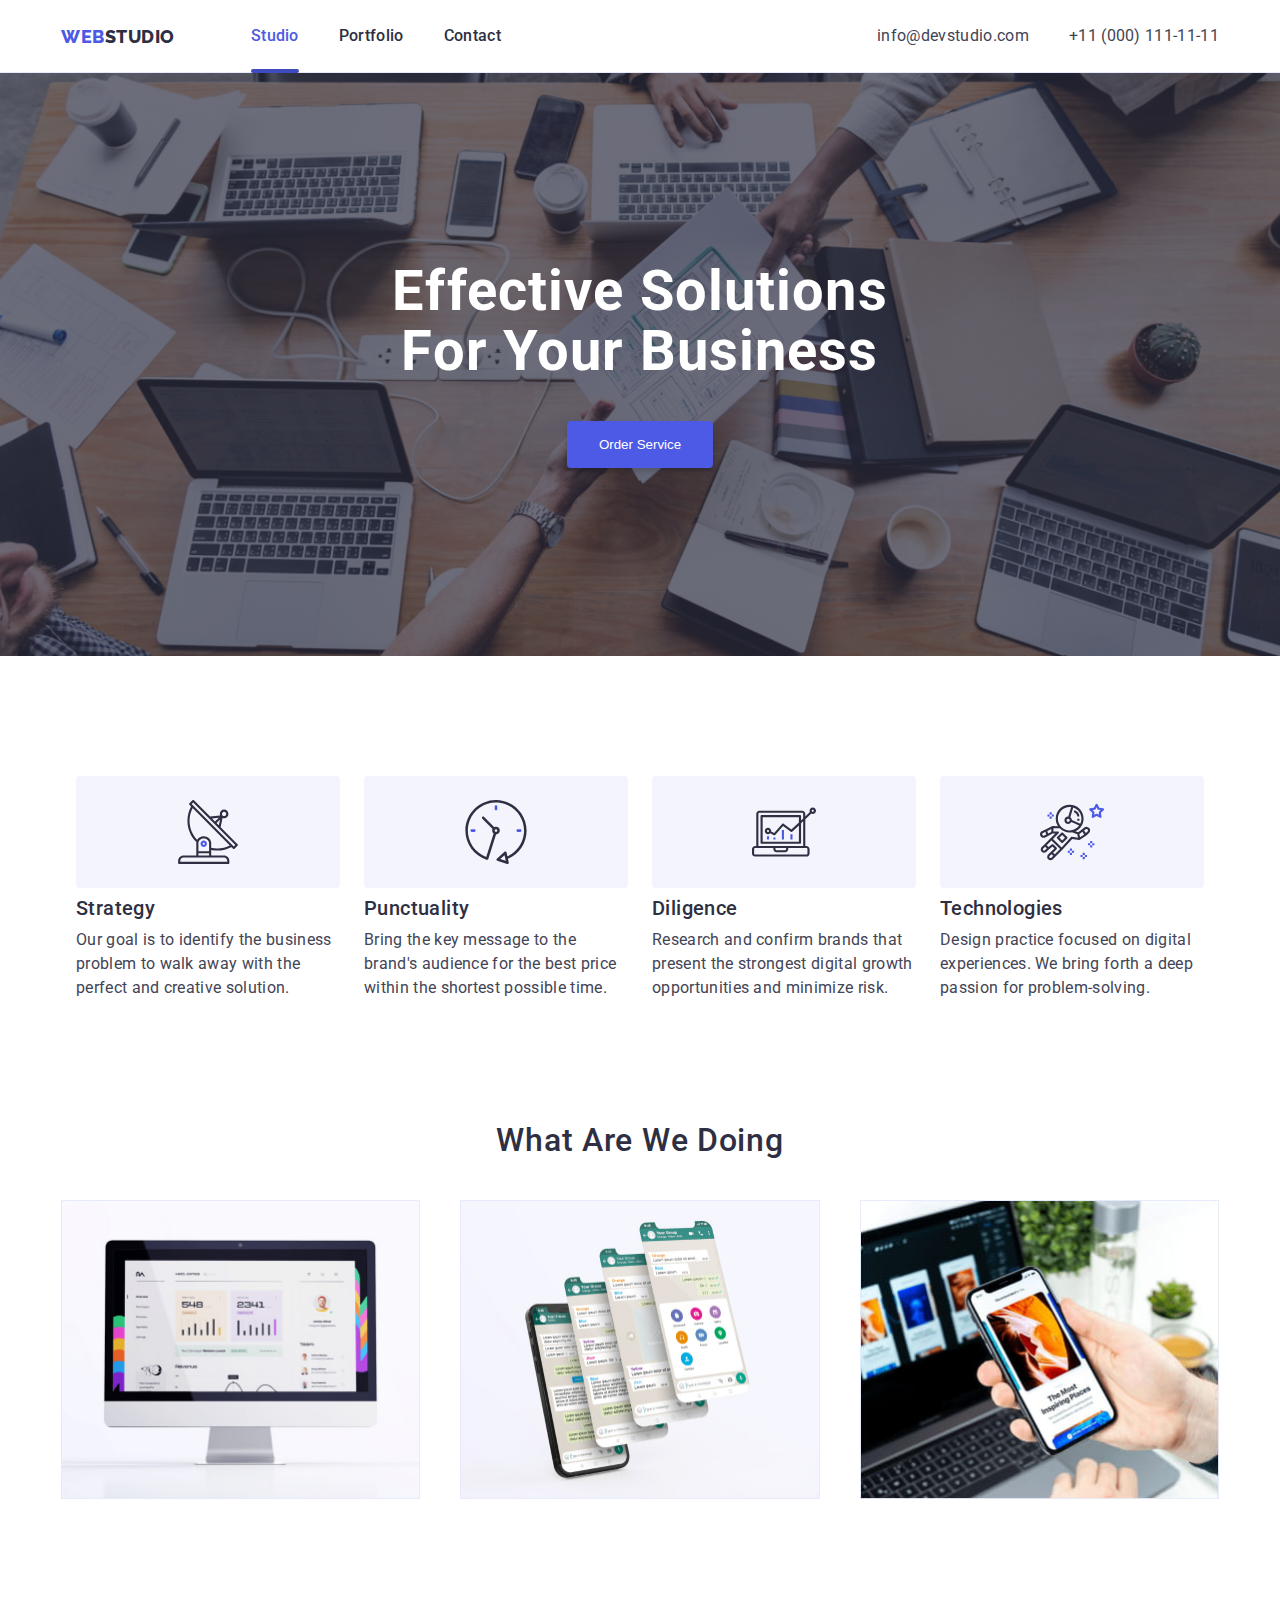
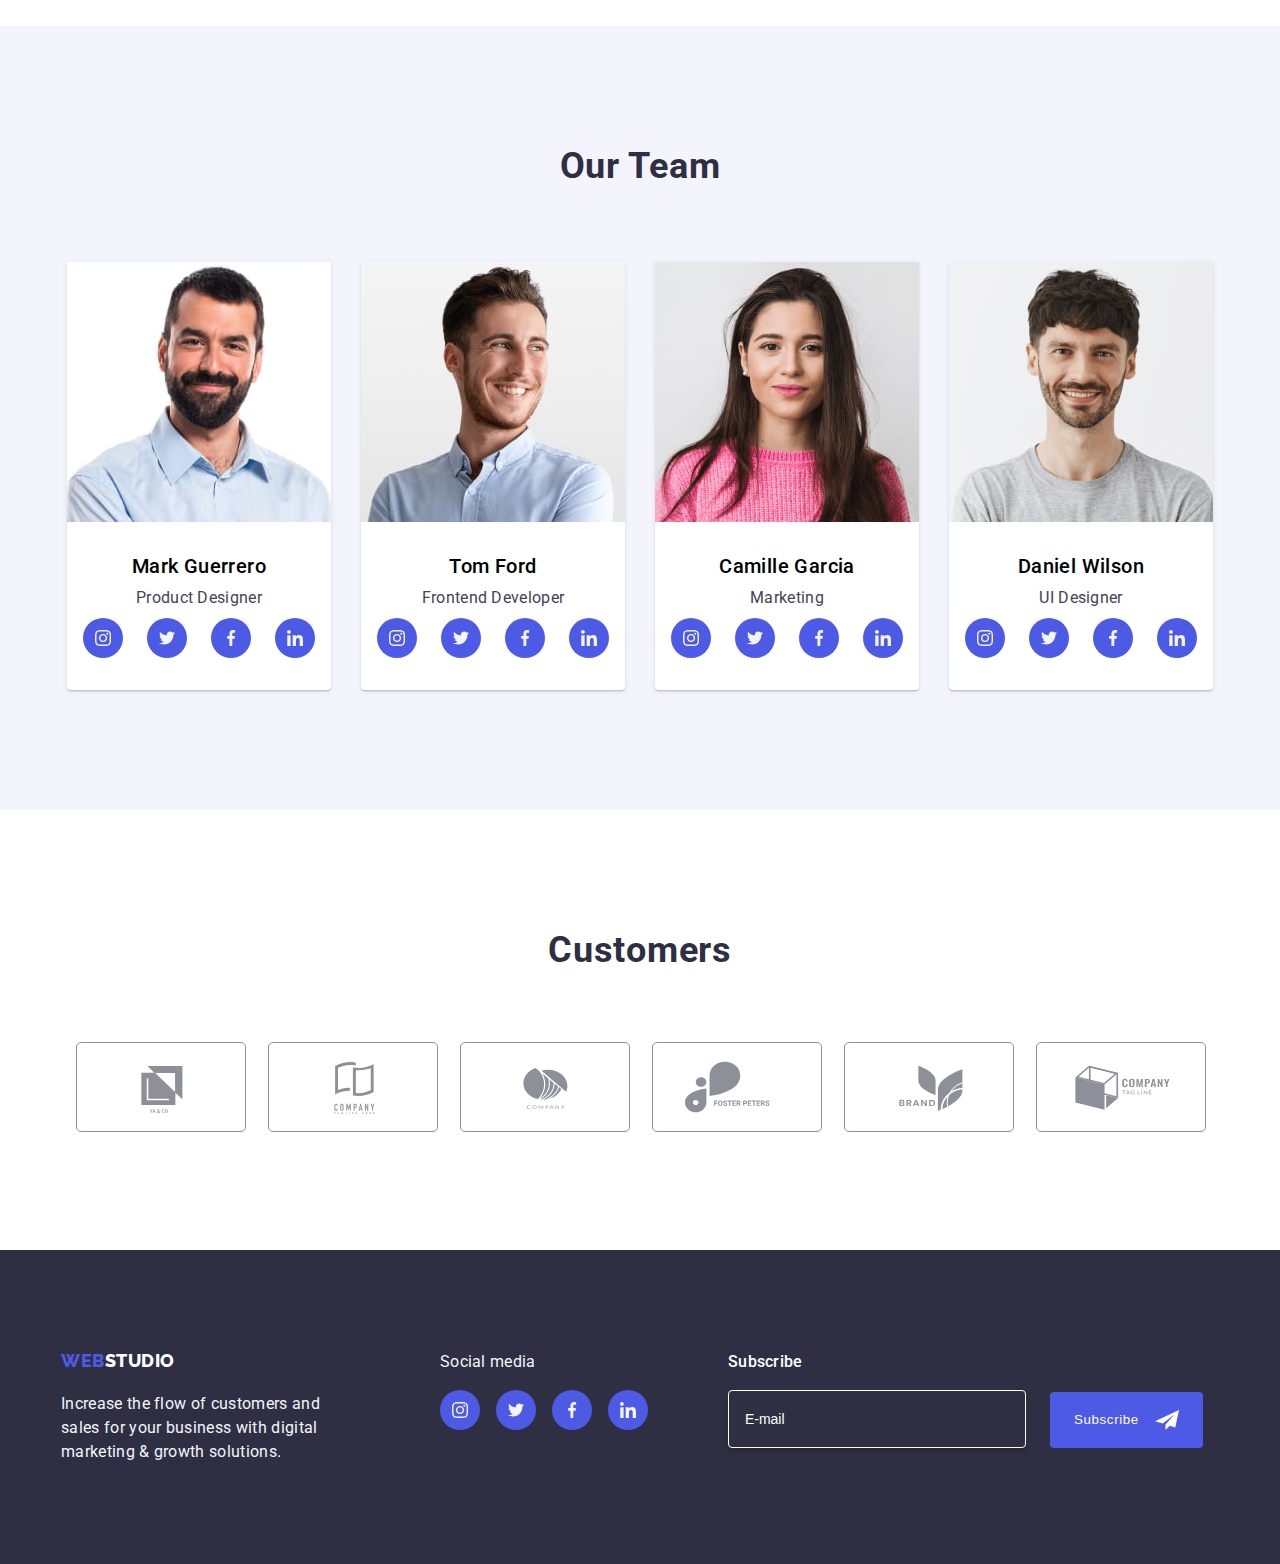
<file: index.html>
<!DOCTYPE html>
<html lang="en">

<head>
  <meta charset="UTF-8" />
  <meta name="viewport" content="width=device-width, initial-scale=1.0" />
  <title>WEBSTUDIO</title>
  <meta name="description" content="" />

  <link rel="stylesheet" href="css/styles.css" />
  <link href="https://fonts.googleapis.com/css2?family=Raleway:wght@800&family=Roboto:wght@400;500;700;900&display=swap"
    rel="stylesheet" />
  <link rel="stylesheet" href="https://cdnjs.cloudflare.com/ajax/libs/modern-normalize/2.0.0/modern-normalize.min.css"
    integrity="sha512-4xo8blKMVCiXpTaLzQSLSw3KFOVPWhm/TRtuPVc4WG6kUgjH6J03IBuG7JZPkcWMxJ5huwaBpOpnwYElP/m6wg=="
    crossorigin="anonymous" referrerpolicy="no-referrer" />
</head>

<body>
  <!-- Header Section -->

  <header class="header">
    <div class="container header-container">
      <nav class="main-header-nav">
        <!-- Nav bar -->
        <a href="/goit-markup-hw-05/index.html" class="nav-logo">
          <span class="logo-web">WEB</span>STUDIO
        </a>

        <ul class="main-header-menu">
          <li class="main-header-menu-item">
            <a class="main-header-menu-link active" href="/goit-markup-hw-05/index.html">Studio</a>
          </li>
          <li class="main-header-menu-item">
            <a class="main-header-menu-link" href="/goit-markup-hw-05/portfolio.html">Portfolio</a>
          </li>
          <li class="main-header-menu-item">
            <a class="main-header-menu-link" href="/goit-markup-hw-05/">Contact</a>
          </li>
        </ul>
      </nav>
      <address class="main-header-address">
        <a class="main-header-menu-tel-link" href="mailto:info@devstudio.com">info@devstudio.com</a>
        <a class="main-header-menu-num-link" href="tel:+110001111111">+11 (000) 111-11-11</a>
      </address>
    </div>
  </header>

  <!-- Main Section -->
  <main>
    <!-- HERO Section -->
    <section class="section hero">
      <div class="container">
        <h1 class="hero-title">Effective Solutions<br />for Your Business</h1>
        <button class="main-header-cta" type="button" data-modal-open>Order Service</button>
      </div>
    </section>

    <!-- Features -->
    <section class="section features">
      <div class="container">
        <h2 hidden>Features</h2>
        <ul class="features-list">
          <li class="features-list-item">
            <div class="features-svg-box">
              <svg class="features-icon">
                <use href="images/icons.svg#antenna"></use>
              </svg>
            </div>
            <h3 class="features-item-title">Strategy</h3>
            <p class="features-description">
              Our goal is to identify the business<br />problem to walk away
              with the<br />perfect and creative solution.
            </p>
          </li>
          <li class="features-list-item">
            <div class="features-svg-box">
              <svg class="features-icon">
                <use href="images/icons.svg#clock"></use>
              </svg>
            </div>
            <h3 class="features-item-title">Punctuality</h3>
            <p class="features-description">
              Bring the key message to the<br />brand's audience for the best
              price<br />within the shortest possible time.
            </p>
          </li>
          <li class="features-list-item">
            <div class="features-svg-box">
              <svg class="features-icon">
                <use href="images/icons.svg#diagram"></use>
              </svg>
            </div>
            <h3 class="features-item-title">Diligence</h3>
            <p class="features-description">
              Research and confirm brands that<br />present the strongest
              digital growth<br />opportunities and minimize risk.
            </p>
          </li>
          <li class="features-list-item">
            <div class="features-svg-box">
              <svg class="features-icon">
                <use href="images/icons.svg#astronaut"></use>
              </svg>
            </div>
            <h3 class="features-item-title">Technologies</h3>
            <p class="features-description">
              Design practice focused on digital<br />experiences. We bring
              forth a deep<br />passion for problem-solving.
            </p>
          </li>
        </ul>
      </div>
    </section>

    <!-- Services Section -->
    <section class="section services">
      <div class="container">
        <h2 class="services-title">What Are We Doing</h2>
        <ul class="services-list">
          <li class="services-list-item">
            <img class="services-item-image" src="images/wawd_img1.jpg"
              alt="A desktop computer with Bar charts on the screen" />
          </li>
          <li class="services-list-item">
            <img class="services-item-image" src="images/wawd_img2.jpg" alt="A 4 iPhone screenshots of an app mockup" />
          </li>
          <li class="services-list-item">
            <img class="services-item-image" src="images/wawd_img3.jpg"
              alt="A hand holding an iPhone with a laptop computer in the background" />
          </li>
        </ul>
      </div>
    </section>
  </main>
  <!-- Team Section -->
  <section class="section team">
    <div class="container">
      <h2 class="team-title">Our Team</h2>
      <ul class="team-list">
        <li class="team-list-item">
          <img class="team-item-image" src="images/ot-img1-mguererro.jpg" alt="A man with beard" />
          <div class="team-details">
            <h3 class="team-item-name">Mark Guerrero</h3>
            <p class="team-item-job">Product Designer</p>
            <ul class="team-social-icons">
              <li class="social-item">
                <a class="team-social-link" href="https://www.instagram.com/" target="_blank"
                  rel="noopener no-referrer">
                  <svg class="social-icon">
                    <use href="./images/icons.svg#instagram"></use>
                  </svg>
                </a>
              </li>
              <li class="social-item">
                <a class="team-social-link" href="https://www.twitter.com/" target="_blank" rel="noopener no-referrer">
                  <svg class="social-icon">
                    <use href="./images/icons.svg#twitter"></use>
                  </svg>
                </a>
              </li>
              <li class="social-item">
                <a class="team-social-link" href="https://www.facebook.com/" target="_blank" rel="noopener no-referrer">
                  <svg class="social-icon">
                    <use href="./images/icons.svg#facebook"></use>
                  </svg>
                </a>
              </li>
              <li class="social-item">
                <a class="team-social-link" href="https://www.linkedin.com/" target="_blank" rel="noopener no-referrer">
                  <svg class="social-icon">
                    <use href="./images/icons.svg#linkedin"></use>
                  </svg>
                </a>
              </li>
            </ul>
          </div>

        </li>
        <li class="team-list-item">
          <img class="team-item-image" src="images/ot-img2-tomford.jpg"
            alt="A man looks happy and inspired, he is looking at the left with a big smile" />
          <div class="team-details">
            <h3 class="team-item-name">Tom Ford</h3>
            <p class="team-item-job">Frontend Developer</p>
            <ul class="team-social-icons">
              <li class="social-item">
                <a class="team-social-link" href="https://www.instagram.com/" target="_blank"
                  rel="noopener no-referrer">
                  <svg class="social-icon">
                    <use href="./images/icons.svg#instagram"></use>
                  </svg>
                </a>
              </li>
              <li class="social-item">
                <a class="team-social-link" href="https://www.twitter.com/" target="_blank" rel="noopener no-referrer">
                  <svg class="social-icon">
                    <use href="./images/icons.svg#twitter"></use>
                  </svg>
                </a>
              </li>
              <li class="social-item">
                <a class="team-social-link" href="https://www.facebook.com/" target="_blank" rel="noopener no-referrer">
                  <svg class="social-icon">
                    <use href="./images/icons.svg#facebook"></use>
                  </svg>
                </a>
              </li>
              <li class="social-item">
                <a class="team-social-link" href="https://www.linkedin.com/" target="_blank" rel="noopener no-referrer">
                  <svg class="social-icon">
                    <use href="./images/icons.svg#linkedin"></use>
                  </svg>
                </a>
              </li>
            </ul>
          </div>
        </li>
        <li class="team-list-item">
          <img class="team-item-image" src="images/ot-img4-camillegarcia.jpg"
            alt="A lady in fuchsia pink clothes, long hair, and beautiful" />
          <div class="team-details">
            <h3 class="team-item-name">Camille Garcia</h3>
            <p class="team-item-job">Marketing</p>
            <ul class="team-social-icons">
              <li class="social-item">
                <a class="team-social-link" href="https://www.instagram.com/" target="_blank"
                  rel="noopener no-referrer">
                  <svg class="social-icon">
                    <use href="./images/icons.svg#instagram"></use>
                  </svg>
                </a>
              </li>
              <li class="social-item">
                <a class="team-social-link" href="https://www.twitter.com/" target="_blank" rel="noopener no-referrer">
                  <svg class="social-icon">
                    <use href="./images/icons.svg#twitter"></use>
                  </svg>
                </a>
              </li>
              <li class="social-item">
                <a class="team-social-link" href="https://www.facebook.com/" target="_blank" rel="noopener no-referrer">
                  <svg class="social-icon">
                    <use href="./images/icons.svg#facebook"></use>
                  </svg>
                </a>
              </li>
              <li class="social-item">
                <a class="team-social-link" href="https://www.linkedin.com/" target="_blank" rel="noopener no-referrer">
                  <svg class="social-icon">
                    <use href="./images/icons.svg#linkedin"></use>
                  </svg>
                </a>
              </li>
            </ul>
          </div>
        </li>
        <li class="team-list-item">
          <img class="team-item-image" src="images/ot-img3-danielwilson.jpg"
            alt="A man with a semi beard is smiling in front of the camera" />
          <div class="team-details">
            <h3 class="team-item-name">Daniel Wilson</h3>
            <p class="team-item-job">UI Designer</p>
            <ul class="team-social-icons">
              <li class="social-item">
                <a class="team-social-link" href="https://www.instagram.com/" target="_blank"
                  rel="noopener no-referrer">
                  <svg class="social-icon">
                    <use href="./images/icons.svg#instagram"></use>
                  </svg>
                </a>
              </li>
              <li class="social-item">
                <a class="team-social-link" href="https://www.twitter.com/" target="_blank" rel="noopener no-referrer">
                  <svg class="social-icon">
                    <use href="./images/icons.svg#twitter"></use>
                  </svg>
                </a>
              </li>
              <li class="social-item">
                <a class="team-social-link" href="https://www.facebook.com/" target="_blank" rel="noopener no-referrer">
                  <svg class="social-icon">
                    <use href="./images/icons.svg#facebook"></use>
                  </svg>
                </a>
              </li>
              <li class="social-item">
                <a class="team-social-link" href="https://www.linkedin.com/" target="_blank" rel="noopener no-referrer">
                  <svg class="social-icon">
                    <use href="./images/icons.svg#linkedin"></use>
                  </svg>
                </a>
              </li>
            </ul>
          </div>
        </li>
      </ul>
    </div>
  </section>
  <section class="section customers">
    <div class="customers-container">
      <h2 class="customers-title">Customers</h2>
      <ul class="customers-list">
        <li class="customers-item">
          <a class="customers-link" href>
            <svg class="customers-icon">
              <use href="images/icons.svg#customer-1"></use>
            </svg>
          </a>
        </li>
        <li class="customers-item">
          <a class="customers-link" href>
            <svg class="customers-icon">
              <use href="images/icons.svg#customer-2"></use>
            </svg>
          </a>
        </li>
        <li class="customers-item">
          <a class="customers-link" href>
            <svg class="customers-icon">
              <use href="images/icons.svg#customer-3"></use>
            </svg>
          </a>
        </li>
        <li class="customers-item">
          <a class="customers-link" href>
            <svg class="customers-icon">
              <use href="images/icons.svg#customer-4"></use>
            </svg>
          </a>
        </li>
        <li class="customers-item">
          <a class="customers-link" href>
            <svg class="customers-icon">
              <use href="images/icons.svg#customer-5"></use>
            </svg>
          </a>
        </li>
        <li class="customers-item">
          <a class="customers-link" href>
            <svg class="customers-icon">
              <use href="images/icons.svg#customer-6"></use>
            </svg>
          </a>
        </li>
      </ul>
    </div>
  </section>





  <!-- Footer section -->
  <footer class="main-footer-section">

    <div class="footer-container container">
      <div class="footer-logo-wrapper">
        <a href="/goit-markup-hw-01/" class="footer-logo">
          <span class="footerlogo-web">WEB</span><span class="footerlogo-studio">STUDIO</span>
        </a>
        <p class="footer-text">
          Increase the flow of customers and <br />sales for your business with
          digital <br />marketing & growth solutions.
        </p>
      </div>
      <div class="footer-social-wrapper">
        <p class="footer-social-text">Social media</p>
        <ul class="footer-social-list">
          <li class="footer-social-item">
            <a class="footer-social-link" href="https://www.instagram.com/" target="_blank" rel="noopener no-referrer">
              <svg class="footer-social-icon">
                <use href="./images/icons.svg#instagram"></use>
              </svg>
            </a>
          </li>
          <li class="footer-social-item">
            <a class="footer-social-link" href="https://www.twitter.com/" target="_blank" rel="noopener no-referrer">
              <svg class="footer-social-icon">
                <use href="./images/icons.svg#twitter"></use>
              </svg>
            </a>
          </li>
          <li class="footer-social-item">
            <a class="footer-social-link" href="https://www.facebook.com/" target="_blank" rel="noopener no-referrer">
              <svg class="footer-social-icon">
                <use href="./images/icons.svg#facebook"></use>
              </svg>
            </a>
          </li>
          <li class="footer-social-item">
            <a class="footer-social-link" href="https://www.linkedin.com/" target="_blank" rel="noopener no-referrer">
              <svg class="footer-social-icon">
                <use href="./images/icons.svg#linkedin"></use>
              </svg>
            </a>
          </li>
        </ul>
      </div>
      <div class="footer-container footer-form">
        <form name="subscribe_form" autocomplete="on" method="">
          <label class="footer-form_label">
            Subscribe
            <input type="email" name="email" placeholder="E-mail" class="footer-form-input" required="">
          </label>
          <button type="submit" class="footer-form-button">Subscribe
            <svg class="footer-form-svgsubscribe">
              <use href="./images/icons.svg#submit"></use>
            </svg>
          </button>
        </form>
      </div>
    </div>
  </footer>
  </div>

  <div class="backdrop is-hidden" data-modal>
    <div class="modal">
      <button type="button" class="modal-close" data-modal-close>
        <svg class="modal-close-icon" width="8" height="8">
          <use href="./images/icons.svg#close"></use>
        </svg>
      </button>
      <p class="form-header">Leave your contacts and we will call you back</p>
      <form name="signup_form" autocomplete="on" class="form-container list">
        <label class="form-label" for="full_name">
          <span class="label-text">Name</span>
          <input type="text" class="form-input" name="full_name" required>
          <svg class="form-input-icon">
            <use href="./images/icons.svg#person"></use>
          </svg>
        </label>
        <label class="form-label" for="phone_number">
          <span class="label-text">Phone</span>
          <input type="tel" class="form-input" name="phone_number" required>
          <svg class="form-input-icon">
            <use href="./images/icons.svg#phone"></use>
          </svg>
        </label>
        <label class="form-label" for="email_address">
          <span class="label-text">Email</span>
          <input type="mail" class="form-input" name="email_address" required>
          <svg class="form-input-icon">
            <use href="./images/icons.svg#email"></use>
          </svg>
        </label>
        <label for="comment_textarea" class="form-label-textarea">
          <span class="label-text">Comment</span>
          <textarea name="comment_textarea" class="form-textarea" placeholder="Text input" required></textarea>
        </label>
        <label class="modal-form-agreement">
          <input class="modal-form-checkbox visually-hidden" type="checkbox" value="agree" name="agreement" required="">
          <svg class="modal-checkbox-icon" width="16" height="16">
            <use href="./images/icons.svg#check-mark"></use>
          </svg>
          <span class="modal-form-agreement-text">
            I accept the terms and conditions of the <a href="#" class="form-agreement-link">Privacy Policy</a>
          </span>
        </label>
        <div class="form-button-container">
          <button type="submit" class="submit-button">Send</button>
        </div>
      </form>
    </div>
  </div>
  </div>
  <script src="./js/modal.js"></script>
</body>

</html>
</file>
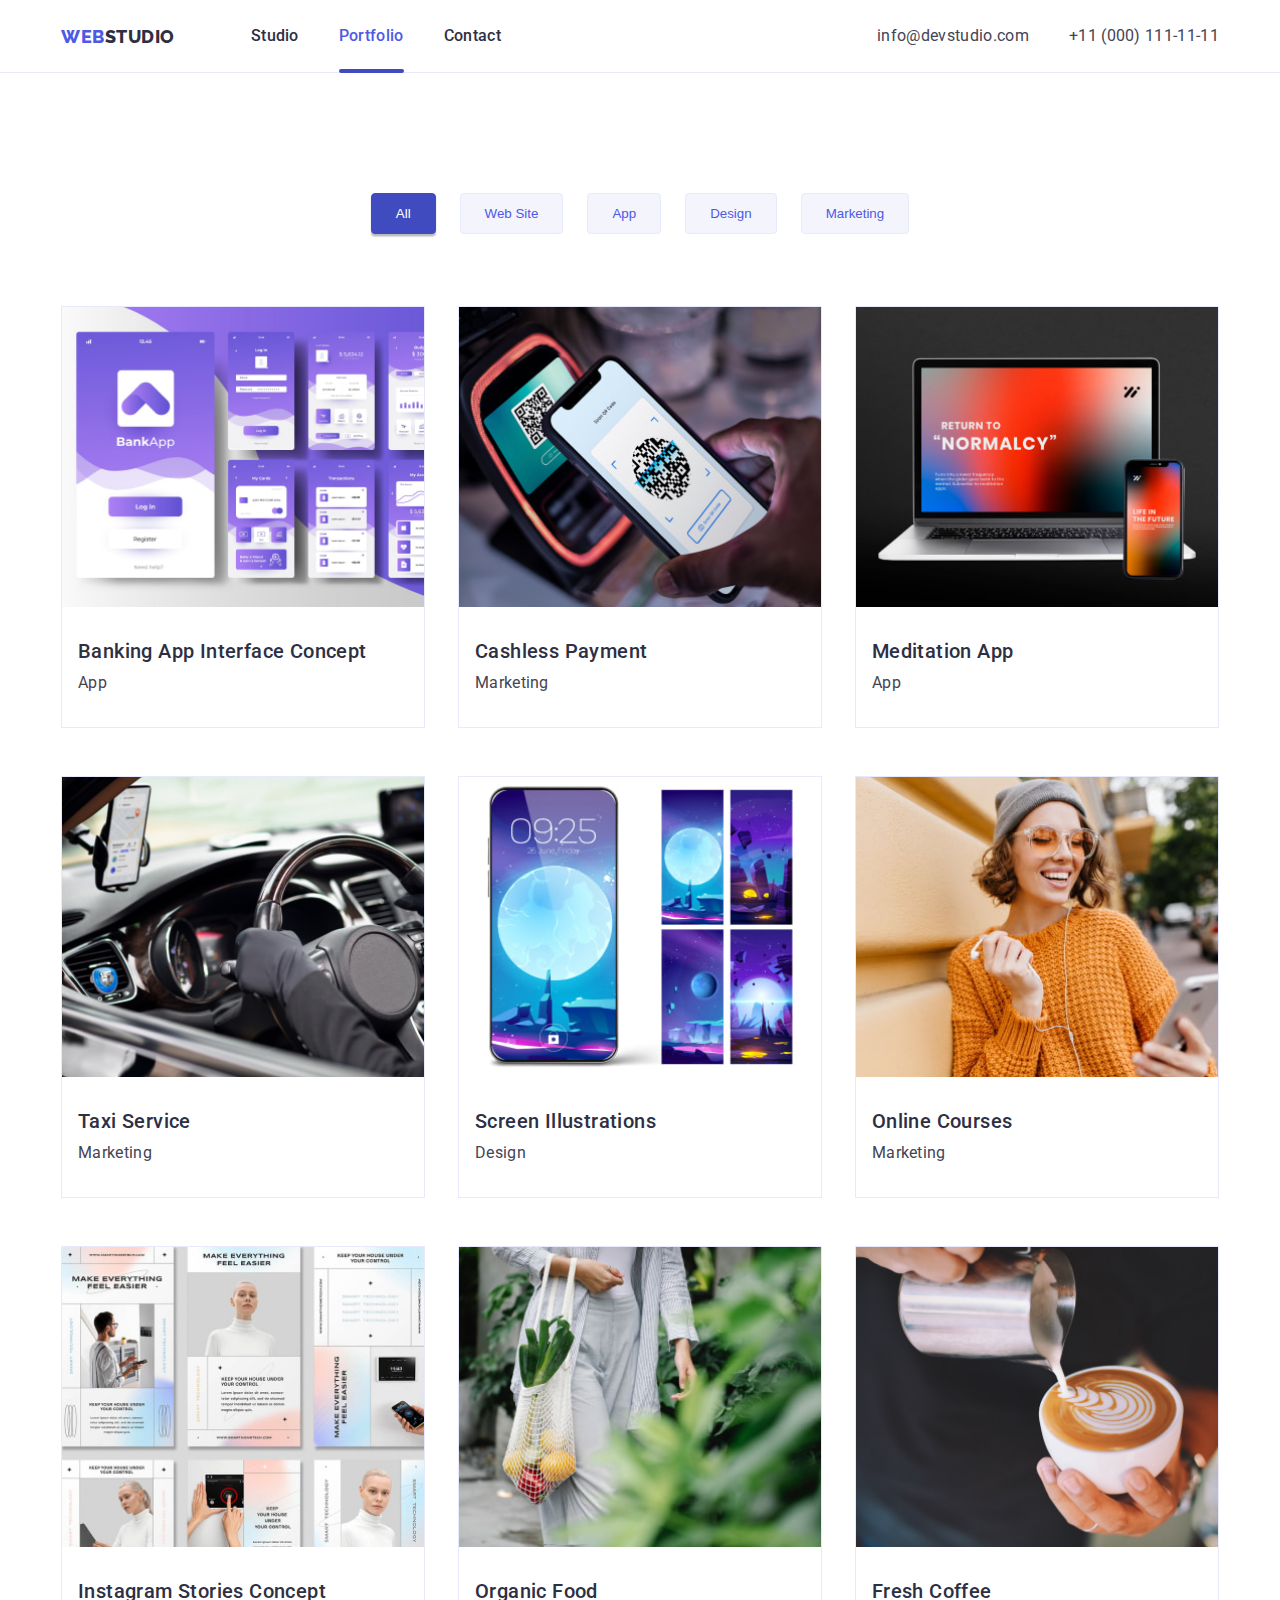
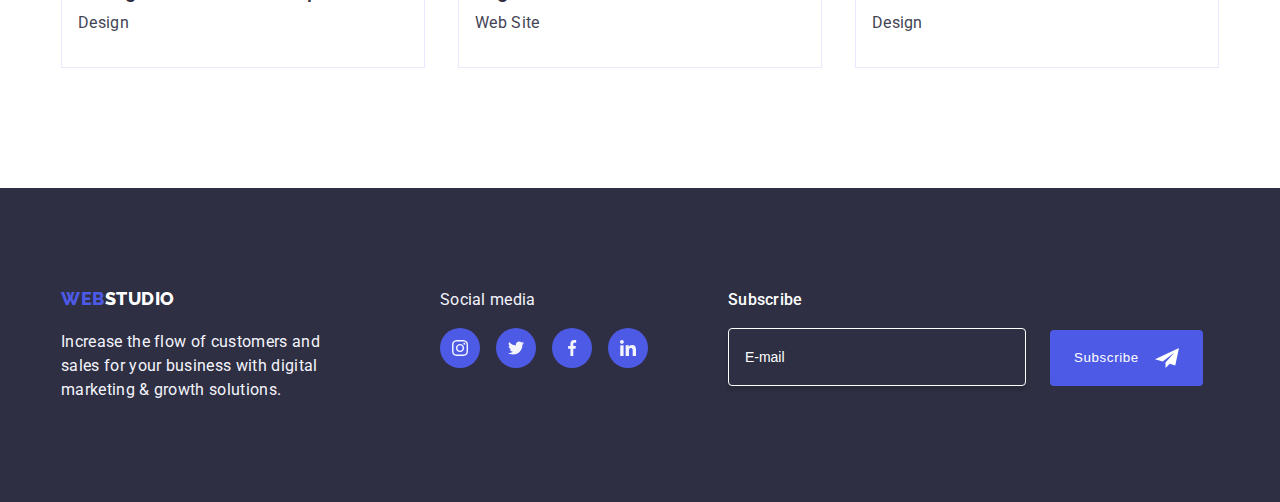
<file: portfolio.html>
<!DOCTYPE html>
<html lang="en">

<head>
  <meta charset="UTF-8" />
  <meta name="viewport" content="width=device-width, initial-scale=1.0" />
  <title>WEBSTUDIO</title>
  <meta name="description" content="" />

  <link rel="stylesheet" href="css/styles.css" />
  <link href="https://fonts.googleapis.com/css2?family=Raleway:wght@800&family=Roboto:wght@400;500;700;900&display=swap"
    rel="stylesheet" />
  <link rel="stylesheet" href="https://cdnjs.cloudflare.com/ajax/libs/modern-normalize/2.0.0/modern-normalize.min.css"
    integrity="sha512-4xo8blKMVCiXpTaLzQSLSw3KFOVPWhm/TRtuPVc4WG6kUgjH6J03IBuG7JZPkcWMxJ5huwaBpOpnwYElP/m6wg=="
    crossorigin="anonymous" referrerpolicy="no-referrer" />
</head>

<body>
  <!-- Header Section -->
  <header class="header">
    <div class="container header-container">
      <nav class="main-header-nav">
        <!-- Nav bar -->
        <a href="/goit-markup-hw-05/index.html" class="nav-logo">
          <span class="logo-web">WEB</span>STUDIO
        </a>

        <ul class="main-header-menu">
          <li class="main-header-menu-item">
            <a class="main-header-menu-link" href="/goit-markup-hw-05/index.html">Studio</a>
          </li>
          <li class="main-header-menu-item">
            <a class="main-header-menu-link active" href="/goit-markup-hw-05/portfolio.html">Portfolio</a>
          </li>
          <li class="main-header-menu-item">
            <a class="main-header-menu-link" href="/goit-markup-hw-05/">Contact</a>
          </li>
        </ul>
      </nav>
      <address class="main-header-address">
        <a class="main-header-menu-tel-link" href="mailto:info@devstudio.com">info@devstudio.com</a>
        <a class="main-header-menu-num-link" href="tel:+110001111111">+11 (000) 111-11-11</a>
      </address>
    </div>
  </header>
  <main class="porfolio-main">
    <section class="portfolio">
      <div class="container">
        <h2 class="portfolio-title" hidden>Our Services and Products</h2>
        <ul class="filter-list">
          <li class="filter-list-item">
            <button id="all" class="portfolio-filter-button active" type="button">
              All
            </button>
          </li>
          <li class="filter-list-item">
            <button id="website" class="portfolio-filter-button" type="button">
              Web Site
            </button>
          </li>
          <li>
            <button id="app" class="portfolio-filter-button" type="button">
              App
            </button>
          </li>
          <li class="filter-list-item">
            <button id="design" class="portfolio-filter-button" type="button">
              Design
            </button>
          </li>
          <li class="filter-list-item">
            <button id="marketing" class="portfolio-filter-button" type="button">
              Marketing
            </button>
          </li>
        </ul>

        <ul class="portfolio-list">
          <li class="portfolio-list-item">
            <figure class="porfolio-figure">
              <img src="images/banking-app-ui.jpg" alt="Bank App UI mockups with purple color family" />
              <figcaption>
                14 Stylish and User-Friendly App Design Concepts · Task Manager App · Calorie Tracker App · Exotic Fruit
                Ecommerce App ·
                Cloud Storage App
              </figcaption>
            </figure>
            <div class="porfolio-list-details">
              <h3 class="portfolio-name">Banking App Interface Concept</h3>
              <p class="portfolio-type" data-category="App">App</p>
            </div>
          </li>
          <li class="portfolio-list-item">
            <figure class="porfolio-figure">
              <img class="portfolio-item-image" src="images/cashless-payment.jpg"
                alt="a phone scanning QR code to make a transaction" />
              <figcaption>
                14 Stylish and User-Friendly App Design Concepts · Task Manager App · Calorie Tracker App · Exotic Fruit
                Ecommerce App ·
                Cloud Storage App
              </figcaption>
            </figure>

            <div class="porfolio-list-details">
              <h3 class="portfolio-name">Cashless Payment</h3>
              <p class="portfolio-type" data-category="Marketing">Marketing</p>
            </div>
          </li>
          <li class="portfolio-list-item">
            <figure class="porfolio-figure">
              <img class="portfolio-item-image" src="images/meditation-app.jpg"
                alt="Laptop and Phone Screen mockup with 'return to normalcy' text on it" />
              <figcaption>
                14 Stylish and User-Friendly App Design Concepts · Task Manager App · Calorie Tracker App · Exotic Fruit
                Ecommerce App ·
                Cloud Storage App
              </figcaption>
            </figure>

            <div class="porfolio-list-details">
              <h3 class="portfolio-name">Meditation App</h3>
              <p class="portfolio-type" data-category="App">App</p>
            </div>
          </li>
          <li class="portfolio-list-item">
            <figure class="porfolio-figure">
              <img class="portfolio-item-image" src="images/taxi-service.jpg"
                alt="Car's turning wheel with a phone holder hanging on the leftside frontview of the driver" />
              <figcaption>
                14 Stylish and User-Friendly App Design Concepts · Task Manager App · Calorie Tracker App · Exotic Fruit
                Ecommerce App ·
                Cloud Storage App
              </figcaption>
            </figure>

            <div class="porfolio-list-details">
              <h3 class="portfolio-name">Taxi Service</h3>
              <p class="portfolio-type" data-category="Marketing">Marketing</p>
            </div>
          </li>
          <li class="portfolio-list-item">
            <figure class="porfolio-figure">
              <img class="portfolio-item-image" src="images/screen-illustrations.jpg"
                alt="Moon light design graphics on a phone screen mockups" />
              <figcaption>
                14 Stylish and User-Friendly App Design Concepts · Task Manager App · Calorie Tracker App · Exotic Fruit
                Ecommerce App · Cloud Storage App
              </figcaption>
            </figure>

            <div class="porfolio-list-details">
              <h3 class="portfolio-name">Screen Illustrations</h3>
              <p class="portfolio-type" data-category="Design">Design</p>
            </div>
          </li>
          <li class="portfolio-list-item">
            <figure class="porfolio-figure">
              <img class="portfolio-item-image" src="images/online-courses.jpg"
                alt="A happy woman wearing her clear eyeglasses, gray bonnet and orange knitted clothes holding her phone and right pair of her wired earphones" />
              <figcaption>
                14 Stylish and User-Friendly App Design Concepts · Task Manager App · Calorie Tracker App · Exotic Fruit
                Ecommerce App · Cloud Storage App
              </figcaption>
            </figure>


            <div class="porfolio-list-details">
              <h3 class="portfolio-name">Online Courses</h3>
              <p class="portfolio-type" data-category="Marketing">Marketing</p>
            </div>
          </li>
          <li class="portfolio-list-item">
            <figure class="porfolio-figure">
              <img class="portfolio-item-image" src="images/insta-stories-concept.jpg"
                alt="A website design for social media content" />
              <figcaption>
                14 Stylish and User-Friendly App Design Concepts · Task Manager App · Calorie Tracker App · Exotic Fruit
                Ecommerce App · Cloud Storage App
              </figcaption>
            </figure>
            <div class="porfolio-list-details">
              <h3 class="portfolio-name">Instagram Stories Concept</h3>
              <p class="portfolio-type" data-category="Design">Design</p>
            </div>
          </li>
          <li class="portfolio-list-item">
            <figure class="porfolio-figure">
              <img class="portfolio-item-image" src="images/organic-food.jpg"
                alt="Woman carrying fruits and Green leafy vegtables on a plastic bag" />
              <figcaption>
                14 Stylish and User-Friendly App Design Concepts · Task Manager App · Calorie Tracker App · Exotic Fruit
                Ecommerce App · Cloud Storage App
              </figcaption>
            </figure>

            <div class="porfolio-list-details">
              <h3 class="portfolio-name">Organic Food</h3>
              <p class="portfolio-type" data-category="Web Site">Web Site</p>
            </div>
          </li>
          <li class="portfolio-list-item">
            <figure class="porfolio-figure">
              <img class="portfolio-item-image" src="images/fresh-coffee.jpg"
                alt="Barista pouring frothed milk to a Cup and making a Tulip Latte Art" />
              <figcaption>
                14 Stylish and User-Friendly App Design Concepts · Task Manager App · Calorie Tracker App · Exotic Fruit
                Ecommerce App · Cloud Storage App
              </figcaption>
            </figure>

            <div class="porfolio-list-details">
              <h3 class="portfolio-name">Fresh Coffee</h3>
              <p class="portfolio-type" data-category="Design">Design</p>
            </div>
          </li>
        </ul>
      </div>
    </section>
  </main>
  <!-- Footer section -->
  <footer class="main-footer-section">

    <div class="footer-container container">
      <div class="footer-logo-wrapper">
        <a href="/goit-markup-hw-01/" class="footer-logo">
          <span class="footerlogo-web">WEB</span><span class="footerlogo-studio">STUDIO</span>
        </a>
        <p class="footer-text">
          Increase the flow of customers and <br />sales for your business with
          digital <br />marketing & growth solutions.
        </p>
      </div>
      <div class="footer-social-wrapper">
        <p class="footer-social-text">Social media</p>
        <ul class="footer-social-list">
          <li class="footer-social-item">
            <a class="footer-social-link" href="https://www.instagram.com/" target="_blank" rel="noopener no-referrer">
              <svg class="footer-social-icon">
                <use href="./images/icons.svg#instagram"></use>
              </svg>
            </a>
          </li>
          <li class="footer-social-item">
            <a class="footer-social-link" href="https://www.twitter.com/" target="_blank" rel="noopener no-referrer">
              <svg class="footer-social-icon">
                <use href="./images/icons.svg#twitter"></use>
              </svg>
            </a>
          </li>
          <li class="footer-social-item">
            <a class="footer-social-link" href="https://www.facebook.com/" target="_blank" rel="noopener no-referrer">
              <svg class="footer-social-icon">
                <use href="./images/icons.svg#facebook"></use>
              </svg>
            </a>
          </li>
          <li class="footer-social-item">
            <a class="footer-social-link" href="https://www.linkedin.com/" target="_blank" rel="noopener no-referrer">
              <svg class="footer-social-icon">
                <use href="./images/icons.svg#linkedin"></use>
              </svg>
            </a>
          </li>
        </ul>
      </div>
      <div class="footer-container footer-form">
        <form name="subscribe_form" autocomplete="on" method="">
          <label class="footer-form_label">
            Subscribe
            <input type="email" name="email" placeholder="E-mail" class="footer-form-input" required="">
          </label>
          <button type="submit" class="footer-form-button">Subscribe
            <svg class="footer-form-svgsubscribe">
              <use href="./images/icons.svg#submit"></use>
            </svg>
          </button>
        </form>
      </div>
    </div>
  </footer>
  </div>

  <div class="backdrop is-hidden" data-modal>
    <div class="modal">
      <button type="button" class="modal-close" data-modal-close>
        <svg class="modal-close-icon" width="8" height="8">
          <use href="./images/icons.svg#close"></use>
        </svg>
      </button>
      <p class="form-header">Leave your contacts and we will call you back</p>
      <form name="signup_form" autocomplete="on" class="form-container list">
        <label class="form-label" for="full_name">
          <span class="label-text">Name</span>
          <input type="text" class="form-input" name="full_name" required>
          <svg class="form-input-icon">
            <use href="./images/icons.svg#person"></use>
          </svg>
        </label>
        <label class="form-label" for="phone_number">
          <span class="label-text">Phone</span>
          <input type="tel" class="form-input" name="phone_number" required>
          <svg class="form-input-icon">
            <use href="./images/icons.svg#phone"></use>
          </svg>
        </label>
        <label class="form-label" for="email_address">
          <span class="label-text">Email</span>
          <input type="mail" class="form-input" name="email_address" required>
          <svg class="form-input-icon">
            <use href="./images/icons.svg#email"></use>
          </svg>
        </label>
        <label for="comment_textarea" class="form-label-textarea">
          <span class="label-text">Comment</span>
          <textarea name="comment_textarea" class="form-textarea" placeholder="Text input" required></textarea>
        </label>
        <label class="modal-form-agreement">
          <input class="modal-form-checkbox visually-hidden" type="checkbox" value="agree" name="agreement" required="">
          <svg class="modal-checkbox-icon" width="16" height="16">
            <use href="./images/icons.svg#check-mark"></use>
          </svg>
          <span class="modal-form-agreement-text">
            I accept the terms and conditions of the <a href="#" class="form-agreement-link">Privacy Policy</a>
          </span>
        </label>
        <div class="form-button-container">
          <button type="submit" class="submit-button">Send</button>
        </div>
      </form>
    </div>
  </div>
  </div>
  <script src="./js/modal.js"></script>
</body>

</html>
</file>
<file: css/styles.css>
* {
  margin: 0;
  padding: 0;
}

* {
  box-sizing: inherit;
}

@font-face {
  font-family: "Raleway";
  font-weight: 400px;
  src: url("/fonts/Raleway-Bold.ttf");
}

:root {
  --color-iris: #4d5ae5;
  --color-ocean: #404bbf;
  --color-navyblue: #2e2f42;
  --color-navyblue-modal: #2E2F4266;
  --color-dairy: #fcfcfc;
  --color-white: #fff;
  --color-cloud: #f4f4fd;
  --color-slate: #434455;
  --color-lightslate: #8e8f99;
  --color-cornflower: #e7e9fc;
  --color-green: #31D0AA;
}

body {
  font-family: 'Roboto';
  font-size: 16px;
  font-style: normal;
  font-weight: 400;
  line-height: 24px;
  letter-spacing: 0.32px;
}

ul {
  list-style-type: none;
  margin: 0;
  padding: 0;
}

p {
  font-size: 16px;

}

li {
  text-align: inherit;

}

.list {
  list-style: none;
  padding: 0;
  margin: 0;
}

a {
  text-decoration: none;
}

h1,
h2,
h3,
h4,
h5,
h6 {
  text-transform: capitalize;
  margin: 0;
  padding: 0;
}

.visually-hidden {
  position: absolute;
  width: 1px;
  height: 1px;
  margin: -1px;
  border: 0;
  padding: 0;
  white-space: nowrap;
  clip-path: inset(100%);
  clip: rect(0 0 0 0);
  overflow: hidden;
}

h1 {
  font-size: 64px;
  font-style: normal;
  font-weight: 500;
  line-height: 24px;
  letter-spacing: 0.64px;
}

h2 {
  font-size: 36px;
  font-style: normal;
  font-weight: 700;
  line-height: 40px;
  letter-spacing: 0.72px;
}

h3 {
  font-size: 20px;
  font-style: normal;
  font-weight: 500;
  line-height: 24px;
  letter-spacing: 0.4px;

}

p {
  margin: 0;
  padding: 0;
}

figure {
  margin: 0px;

}

img {
  width: 100%;
  height: auto;
}

button {
  border: none;
  cursor: pointer;
  outline: none;
}

section {
  padding: 120px 0;

}

main {
  display: block;
  width: 100%;
}

.container {
  width: 1158px;
  margin: 0 auto;
  padding: 0 15px;
}

/* HEADER */
.header {
  border-bottom: 1px solid var(--color-cornflower);
  padding: 24px 0;
}

.header-container {
  display: flex;
  justify-content: space-between;

}

.main-header-nav {
  display: flex;
  align-items: center;
  gap: 76px;
}

.main-header-menu {
  display: flex;
  gap: 40px;
}

.main-header-address {
  display: flex;
  gap: 40px;
}


.main-header-menu,
.main-header-menu-contact,
.features-section-list,
.image_tiles,
.services-category-filter,
.services-image-tiles {
  color: var(--color-navyblue);
}

/* Navigation Bar Section */
.main-header-menu-item {
  position: relative;
}

.main-header-menu-item:hover .main-header-menu-link::after {
  width: 100%;
}

.main-header-menu-item:hover .main-header-menu-link {
  color: var(--color-ocean);
}

.main-header-menu-link::after {
  content: '';
  height: 4px;
  width: 0;
  background-color: var(--color-ocean);
  border-radius: 2px;
  position: absolute;
  left: 0;
  bottom: -25px;
  transition: width 250ms cubic-bezier(0.4, 0, 0.2, 1),
    background-color 250ms cubic-bezier(0.4, 0, 0.2, 1),
    border 250ms cubic-bezier(0.4, 0, 0.2, 1);

}

.main-header-menu-link.active::after {
  content: '';
  height: 4px;
  width: 100%;
  color: var(--color-ocean);
  border-radius: 2px;
  position: absolute;
  left: 0;
  bottom: -25px;
}

.main-header-menu-link.active {
  color: var(--color-iris);
  text-decoration: none;
  font-size: 16px;
  font-style: normal;
  font-weight: 500;
  line-height: 24px;
  letter-spacing: 0.32px;

}

.main-header-menu-link {
  color: var(--color-navyblue);
  font-size: 16px;
  font-style: normal;
  font-weight: 500;
  line-height: 24px;
  letter-spacing: 0.32px;
}

.main-header-menu-tel-link,
.main-header-menu-num-link {
  color: var(--color-slate);
  text-decoration: none;
  font-size: 16px;
  font-style: normal;
  font-weight: 400px;
  line-height: 24px;
  letter-spacing: 0.32px;
}

.main-header-menu-link:hover,
.main-header-menu-tel-link:hover,
.main-header-menu-num-link:hover {
  color: var(--color-ocean);
  transition: color 250ms cubic-bezier(0.4, 0, 0.2, 1);
}

/* Logo Section */
.nav-logo,
.footer-logo {
  font-family: "Raleway";
  color: var(--color-navyblue);
  font-size: 18px;
  font-style: normal;
  font-weight: 800;
  line-height: 21px;
  letter-spacing: 0.54px;
  text-transform: uppercase;

}



/* Hero Section */

.hero {
  background-image: linear-gradient(to right,
      rgba(46, 47, 66, 0.7),
      rgba(46, 47, 66, 0.7)),
    url(../images/hero-background.jpg);
  background-repeat: no-repeat;
  background-position: center;
  background-size: cover;
  text-align: center;
  display: flex;
  align-items: center;
  justify-content: center;
  padding: 188px 0;
}

.hero-title {
  color: var(--color-white);
  text-align: center;
  font-size: 56px;
  font-style: normal;
  font-weight: 700;
  line-height: 60px;
  letter-spacing: 1.12px;
  margin-bottom: 40px;

}


/* Call to Action Button */
.main-header-cta {
  padding: 16px 32px;
  align-items: flex-start;
  color: var(--color-white);
  background-color: var(--color-iris);
  font-weight: 500;
  border-radius: 4px;
  box-shadow: 0px 4px 4px 0px rgba(0, 0, 0, 0.15);
  transition: background-color 250ms cubic-bezier(0.4, 0, 0.2, 1);
}

.main-header-cta:hover {
  border-radius: 4px;
  background: var(--color-ocean);
  box-shadow: 0px 4px 4px 0px rgba(0, 0, 0, 0.15);
}


/* Form Content */
.form-header {
  color: var(--color-navyblue);
  text-align: center;
  font-weight: 500;
  margin-bottom: 34px;
}

.form-container {
  display: flex;
  align-items: flex-start;
  flex-direction: column;
  border-radius: 4px;
}



.form-label {
  position: relative;
  margin-bottom: 30px;
  font-size: 12px;
  line-height: 1.166;
  letter-spacing: 0.01em;
  color: var(--color-lightslate);
}

.label-text {
  position: absolute;
  top: -20px;
}

.form-input {
  display: block;
  width: 360px;
  height: 40px;
  padding-top: 11px;
  padding-bottom: 11px;
  padding-left: 38px;
  flex-shrink: 0;
  outline: none;
  font-size: 14px;
  fill: currentColor;
  border-radius: 4px;
  border: 1px solid var(--color-navyblue-modal);
  transition-property: border;
  transition-duration: 250ms;
  transition-timing-function: cubic-bezier(0.4, 0, 0.2, 1);
}

.form-label-textarea {
  position: relative;
  margin-bottom: 16px;
  font-size: 12px;
  line-height: 1.166;
  letter-spacing: 0.01em;
  color: var(--color-lightslate);
}

.form-textarea {
  width: 360px;
  height: 120px;
  flex-shrink: 0;
  padding-top: 8px;
  padding-left: 16px;
  border-radius: 4px;
  font-style: normal;
  font-size: 12px;
  font-weight: 400;
  border: 1px solid var(--color-navyblue-modal, rgba(46, 47, 66, 0.40));
  resize: none;
  transition-property: border;
  transition-duration: 250ms;
  transition-timing-function: cubic-bezier(0.4, 0, 0.2, 1);
  outline: none;
}

.form-textarea::placeholder {
  color: var(--color-navyblue-modal, rgba(46, 47, 66, 0.40));
  font-size: 12px;
  font-weight: 400;
  line-height: 14px;
  letter-spacing: 0.48px;
}

.form-input-icon {
  position: absolute;
  transform: translateY(-50%);
  top: 50%;
  left: 16px;
  width: 18px;
  height: 24px;
  fill: var(--color-navyblue);
  transition-property: fill;
  transition-duration: 250ms;
  transition-timing-function: cubic-bezier(0.4, 0, 0.2, 1);
}

.modal-form-agreement {
  display: flex;
  align-items: center;
  justify-content: center;
  margin-bottom: 24px;
  cursor: pointer;
}

.modal-checkbox-icon {
  fill: none;
  border: 1px solid var(--color-navyblue-modal, rgba(46, 47, 66, 0.4));
  border-radius: 2px;
  margin-right: 8px;
  transition: background-color 250ms cubic-bezier(0.4, 0, 0.2, 1), border-color 250ms cubic-bezier(0.4, 0, 0.2, 1), fill 250ms cubic-bezier(0.4, 0, 0.2, 1);
}

.modal-form-checkbox:checked+.modal-checkbox-icon {
  background-color: var(--ocean, #404bbf);
  border-color: var(--ocean, #404bbf);
  fill: var(--color-white);
}

.modal-form-agreement-text {
  color: var(--color-lightslate, #8e8f99);
  font-size: 12px;
  font-weight: 400;
  line-height: 14px;
  letter-spacing: 0.48px;
}

.form-agreement-link {
  color: var(--color-ocean, #404bbf);
  text-decoration: underline;
}


.form-input:focus+.form-input-icon,
.form-input:hover+.form-input-icon {
  fill: var(--color-iris);

}

.form-input:focus,
.form-input:hover,
.form-textarea:hover,
.form-textarea:focus {
  border: 1px solid var(--color-iris);
}

.form-input:focus,
.form-textarea:focus {
  caret-color: var(--color-navyblue);
}


.form-button-container {
  display: flex;
  align-items: center;
  justify-content: center;
  width: 100%;
}

.submit-button {
  width: 169px;
  height: 56px;
  padding: 16px 32px;
  border: none;
  font-weight: 500;
  letter-spacing: 0.64px;
  border-radius: 4px;
  background-color: var(--color-iris);
  color: var(--color-white);
  cursor: pointer;
  transition-property: background-color, color;
  transition-duration: 250ms;
  transition-timing-function: cubic-bezier(0.4, 0, 0.2, 1);
  box-shadow: 0px 4px 4px 0px rgba(0, 0, 0, 0.15);

}




.submit-button:hover,
.submit-button:focus {
  background-color: var(--color-ocean);

}

/* Feature section */

.features {
  display: flex;
  padding: 120px 0px;
}

.features-list {
  display: flex;
  justify-content: center;
  align-items: center;
  gap: 24px;
}

.features-icon {
  height: 64px;
  width: 64px;
}

.features-svg-box {
  width: 264px;
  height: 112px;
  background-color: var(--color-cloud);
  display: flex;
  justify-content: center;
  align-items: center;
  border-radius: 4px;
  margin-bottom: 8px;
}



.features-item-title {
  color: var(--navyblue, #2e2f42);
  margin-bottom: 8px;
}

.features-description {
  display: block;
  width: 264px;
  color: var(--color-slate);
}



/* Services Section */
.services-list {
  display: flex;
  justify-content: space-between;
  align-items: center;
  gap: 40px;
}

.services {
  flex-direction: column;
  padding: 0px 0px 120px;
}

.services-title {
  text-align: center;
  font-size: 32px;
  font-weight: 500;
  margin-bottom: 40px;
  color: var(--color-navyblue);
}



/* Team Section */

.team {
  flex-direction: column;
  padding: 120px 0;
  background-color: var(--color-cloud);
}

.team-list-item {
  display: inline-flex;
  padding-bottom: 0px;
  flex-direction: column;
  justify-content: center;
  align-items: center;
  gap: 32px;
  background: var(--color-white);
  border-radius: 0px 0px 4px 4px;
  background: var(--color-white);
  box-shadow: 0px 2px 1px 0px rgba(46, 47, 66, 0.08), 0px 1px 1px 0px rgba(46, 47, 66, 0.16), 0px 1px 6px 0px rgba(46, 47, 66, 0.08);
}

.team-details {
  padding-bottom: 32px;
  gap: 32px;
  width: 100%;
  text-align: center;
}

.team-list {
  display: flex;
  justify-content: space-evenly;
  align-items: center;
  gap: 24px;
}


.team-title {
  text-align: center;
  font-size: 36px;
  font-style: normal;
  font-weight: 700;
  line-height: 40px;
  letter-spacing: 0.72px;
  text-transform: capitalize;
  margin-bottom: 76px;
  color: var(--color-navyblue);
}

.team-item-name {
  font-size: 20px;
  text-align: center;
  font-style: normal;
  font-weight: 500;
  line-height: 24px;
  letter-spacing: 0.4px;
  margin-bottom: 8px;
}

.team-item-job {
  color: var(--color-slate);
  text-align: center;
  font-size: 16px;
  font-style: normal;
  font-weight: 400;
  line-height: 24px;
  /* 150% */
  letter-spacing: 0.32px;

}

.team-item-image {
  height: 260px;
  width: 264px;

}

.team-social-icons {
  display: flex;
  justify-content: center;
  gap: 24px;
  margin-top: 8px;

}

.social-item {
  height: 40px;
  width: 40px;
}

.team-social-link {
  width: 100%;
  height: 100%;
  border-radius: 50%;
  display: flex;
  align-items: center;
  justify-content: center;
  color: var(--color-cloud);
  background-color: var(--color-iris);
  transition: background-color 250ms cubic-bezier(0.4, 0, 0.2, 1);

}

.team-social-link:hover {
  width: 100%;
  height: 100%;
  border-radius: 50%;
  display: flex;
  align-items: center;
  justify-content: center;
  color: var(--color-cloud);
  background-color: var(--color-ocean);


}


.social-icon {
  height: 16px;
  width: 16px;
  fill: currentColor;
}



/*Cutomers Section*/


.customers-title {
  display: flex;
  justify-content: center;
  color: var(--color-navyblue);
  font-size: 36px;
  font-style: normal;
  font-weight: 700;
  line-height: 40px;
  letter-spacing: 0.72px;
  text-transform: capitalize;
  text-align: center;
  margin-bottom: 72px;
}

.customers-list {
  display: flex;
  justify-content: center;
  gap: 24px;

}

.customers-item {
  width: 168px;
  height: 88px;
}

.customers-link {
  display: flex;
  width: 100%;
  height: 100%;
  border: 1px solid var(--color-lightslate);
  border-radius: 5px;
  justify-content: center;
  align-items: center;
  color: var(--color-lightslate);
  transition: color 250ms cubic-bezier(0.4, 0, 0.2, 1), border 250ms cubic-bezier(0.4, 0, 0.2, 1);
}

.customers-link:hover {
  display: flex;
  width: 100%;
  height: 100%;
  border: 1px solid var(--color-ocean);
  border-radius: 5px;
  justify-content: center;
  align-items: center;
  color: var(--color-ocean);
}

.customers-icon {
  width: 104px;
  height: 56px;
  fill: currentColor;
}




/* Footer Section */


.main-footer-section {
  background-color: var(--color-navyblue);
  color: var(--color-cloud);
  text-decoration: none;
  padding: 100px 0;
}

.footer-text {
  font-size: 16px;
  font-style: normal;
  font-weight: 400;
  line-height: 24px;
  letter-spacing: 0.32px;
  margin-top: 17.5px;
}



/* MODAL */
.backdrop {
  position: absolute;
  top: 0;
  left: 0;
  width: 100%;
  height: 100%;
  background-color: rgba(46, 47, 66, 0.4);
  opacity: 1;
  transition: opacity 250ms cubic-bezier(0.4, 0, 0.2, 1);
}

.modal {
  position: absolute;
  padding: 72px 24px 24px 24px;
  top: 50%;
  left: 50%;
  min-width: 408px;
  min-height: 584px;
  background-color: var(--color-dairy, #fcfcfc);
  box-shadow: 0px 2px 1px 0px rgba(0, 0, 0, 0.2),
    0px 1px 3px 0px rgba(0, 0, 0, 0.12), 0px 1px 1px 0px rgba(0, 0, 0, 0.14);
  border-radius: 4px;
  transform: translate(-50%, -50%) scale(1);
  transition: transform 250ms cubic-bezier(0.4, 0, 0.2, 1);
}




.backdrop.is-hidden .modal {
  transform: translate(-50%, -50%) scale(0);
}

.modal-close {
  position: absolute;
  top: 24px;
  right: 24px;
  padding: 0;
  display: flex;
  justify-content: center;
  align-items: center;
  width: 24px;
  height: 24px;
  background-color: var(--cornflower, #e7e9fc);
  color: var(--color-navyblue);
  border: 1px solid rgba(0, 0, 0, 0.1);
  border-radius: 15px;
  cursor: pointer;
  transition: color 250ms cubic-bezier(0.4, 0, 0.2, 1),
    background-color 250ms cubic-bezier(0.4, 0, 0.2, 1);
}

.modal-close-icon {
  fill: currentColor;
}

.modal-close:hover,
.modal-close:focus {
  background-color: var(--color-ocean);
  color: var(--color-white);
}

.is-hidden {
  visibility: none;
  opacity: 0;
  pointer-events: none;
}




/* -----PORTFOLIO------ */

.portfolio {
  padding: 120px 0;
  flex-direction: column;

}

.filter-list {
  display: flex;
  align-items: center;
  justify-content: center;
  gap: 24px;
  margin-bottom: 72px;
}

.portfolio-filter-button {
  background-color: var(--color-cloud);
  color: var(--color-iris);
  border: 1px solid var(--color-cornflower);
  padding: 12px 24px;
  border-radius: 4px;
  cursor: pointer;
  transition: background-color 0.3s, color 0.3s;
}

.portfolio-filter-button.active {
  background-color: var(--color-ocean);
  /* iris color on hover */
  border: 1px solid var(--color-ocean);
  color: var(--color-white);
  transition: border 0.3s, color 0.3s;
  border-radius: 4px;
  box-shadow: 0px 2px 2px 0px rgba(0, 0, 0, 0.12),
    0px 2px 1px 0px rgba(0, 0, 0, 0.08), 0px 3px 1px 0px rgba(0, 0, 0, 0.1);
}

.portfolio-list {
  display: flex;
  flex-wrap: wrap;
  justify-content: space-between;
  align-items: center;
  row-gap: 48px;
  column-gap: 24px;
}

figcaption {
  font-size: 16px;
  font-style: normal;
  font-weight: 400;
  line-height: 24px;
  letter-spacing: 0.32px;
}

.portfolio-list-item {
  display: flex;
  width: calc(33% - 20px);
  height: 420px;
  padding-bottom: 0px;
  flex-direction: column;
  gap: 32px;
  background: var(--color-white);
  border: 1px solid var(--color-cornflower);
}

.porfolio-figure {
  width: 100%;
  height: 300px;
  position: relative;
  overflow: hidden;

}

.portfolio-list-item:hover figcaption {
  transform: translateY(0);
}

.porfolio-figure img {
  display: block;
  width: 100%;
  height: 100%;
  object-fit: cover;
  object-position: center;
}

.porfolio-figure figcaption {
  position: absolute;
  top: 0px;
  left: 0px;
  width: 100%;
  height: 100%;
  background: var(--color-iris);
  padding: 0px 32px;
  color: var(--color-white);
  text-align: left;
  align-items: center;
  display: flex;
  transition: transform 250ms cubic-bezier(0, .76, .18, 1);
  transform: translateY(100%);
}


.portfolio-list-item:hover {
  box-shadow: 0px 4px 3px 0px rgba(46, 47, 66, 0.08), 0px 3px 3px 0px rgba(46, 47, 66, 0.16), 0px 3px 8px 0px rgba(46, 47, 66, 0.08);
  cursor: pointer;
  transition: box-shadow 50ms cubic-bezier(0.4, 0, 0.2, 1);
}

.porfolio-list-details {
  display: flex;
  padding: 0px 16px;
  flex-direction: column;
  justify-content: center;
  align-items: flex-start;
  gap: 8px;
  align-self: stretch;
}






.portfolio-filter-button:hover {
  background-color: var(--color-ocean);
  /* iris color on hover */
  border: 1px solid var(--color-ocean);
  color: var(--color-white);
  transition: border 0.3s, color 0.3s;
  border-radius: 4px;
  box-shadow: 0px 2px 2px 0px rgba(0, 0, 0, 0.12),
    0px 2px 1px 0px rgba(0, 0, 0, 0.08), 0px 3px 1px 0px rgba(0, 0, 0, 0.1);
}

.portfolio-filter-button:focus {
  outline: none;
  /* Remove default focus outline */
}

/* Optional: Add a subtle shadow effect */
/* .services-category-button:not(.active):hover {
  box-shadow: 0 2px 4px rgba(0, 0, 0, 0.2);
} */

.portfolio-name {
  color: var(--color-navyblue);
  font-size: 20px;
  font-style: normal;
  font-weight: 500;
  letter-spacing: 0.4px;
}

.portfolio-type {
  color: var(--color-slate);
}


.footerlogo-web,
.logo-web {
  color: var(--color-iris);
}

.logo-studio {
  font-family: "Raleway";
  color: var(--color-navyblue);
  font-size: 18px;
  font-style: normal;
  font-weight: 800;
  line-height: 21px;
  letter-spacing: 0.54px;
  text-transform: uppercase;
}

.footerlogo-studio {
  font-family: "Raleway";
  color: var(--color-white);
  font-size: 18px;
  font-style: normal;
  font-weight: 800;
  line-height: 21px;
  letter-spacing: 0.54px;
  text-transform: uppercase;
}

.footer-container {
  display: flex;
  align-items: flex-start;
}

.footer-social-text {
  display: flex;
}

.footer-social-wrapper {
  margin-left: 120px;

}

.footer-social-list {
  flex-wrap: wrap;
  display: flex;
  gap: 16px;
  margin-top: 16px;

}

.footer-social-item {
  height: 40px;
  width: 40px;

}

.footer-social-link {
  width: 100%;
  height: 100%;
  border-radius: 50%;
  display: flex;
  align-items: center;
  justify-content: center;
  color: var(--color-cloud);
  background-color: var(--color-iris);
  transition: background-color 250ms cubic-bezier(0.4, 0, 0.2, 1);

}

.footer-social-link:hover {
  background-color: var(--color-green);

}


.footer-social-icon {
  height: 16px;
  width: 16px;
  fill: currentColor;
}

.footer-form {
  width: 453px;
  height: 80px;
  flex-shrink: 0;
  margin-left: 80px;
}

.footer-container form {
  display: flex;
  align-items: flex-end;
}

.footer-form_label {
  display: block;
  color: var(--color-white);
  font-weight: 500;

}

.footer-form-input {
  color: var(--white);
  width: 264px;
  height: 40px;
  padding: 8px 16px;
  display: flex;
  margin-top: 16px;
  font-size: 14px;
  outline: none;
  flex-shrink: 0;
  background: var(--color-navyblue);
  border-radius: 4px;
  border: 1px solid var(--color-white);
  box-shadow: 0px 4px 4px 0px rgba(0, 0, 0, 0.15);
}

.footer-form-input::placeholder {
  color: var(--color-white);
}

.footer-form-input:hover {
  border: 1px solid var(--color-iris);
  transition-property: border;
  transition-duration: 250ms;
  transition-timing-function: cubic-bezier(0.4, 0, 0.2, 1);
}

.footer-form-button {
  height: 40px;
  display: inline-flex;
  padding: 8px 24px;
  justify-content: center;
  align-items: center;
  gap: 16px;
  margin-left: 24px;
  border: none;
  font-weight: 500;
  line-height: 24px;
  letter-spacing: 0.64px;
  border-radius: 4px;
  color: var(--color-white);
  background: var(--color-iris);
  cursor: pointer;
  transition-property: background-color, color;
  transition-duration: 250ms;
  transition-timing-function: cubic-bezier(0.4, 0, 0.2, 1);
}

.footer-form-button:hover {
  background: var(--color-ocean);
  transition-property: color;
  transition-duration: 250ms;
  transition-timing-function: cubic-bezier(0.4, 0, 0.2, 1);
  box-shadow: 0px 4px 4px 0px rgba(0, 0, 0, 0.15);
}

.footer-form-svgsubscribe {
  width: 24px;
  height: 24px;
}
</file>
